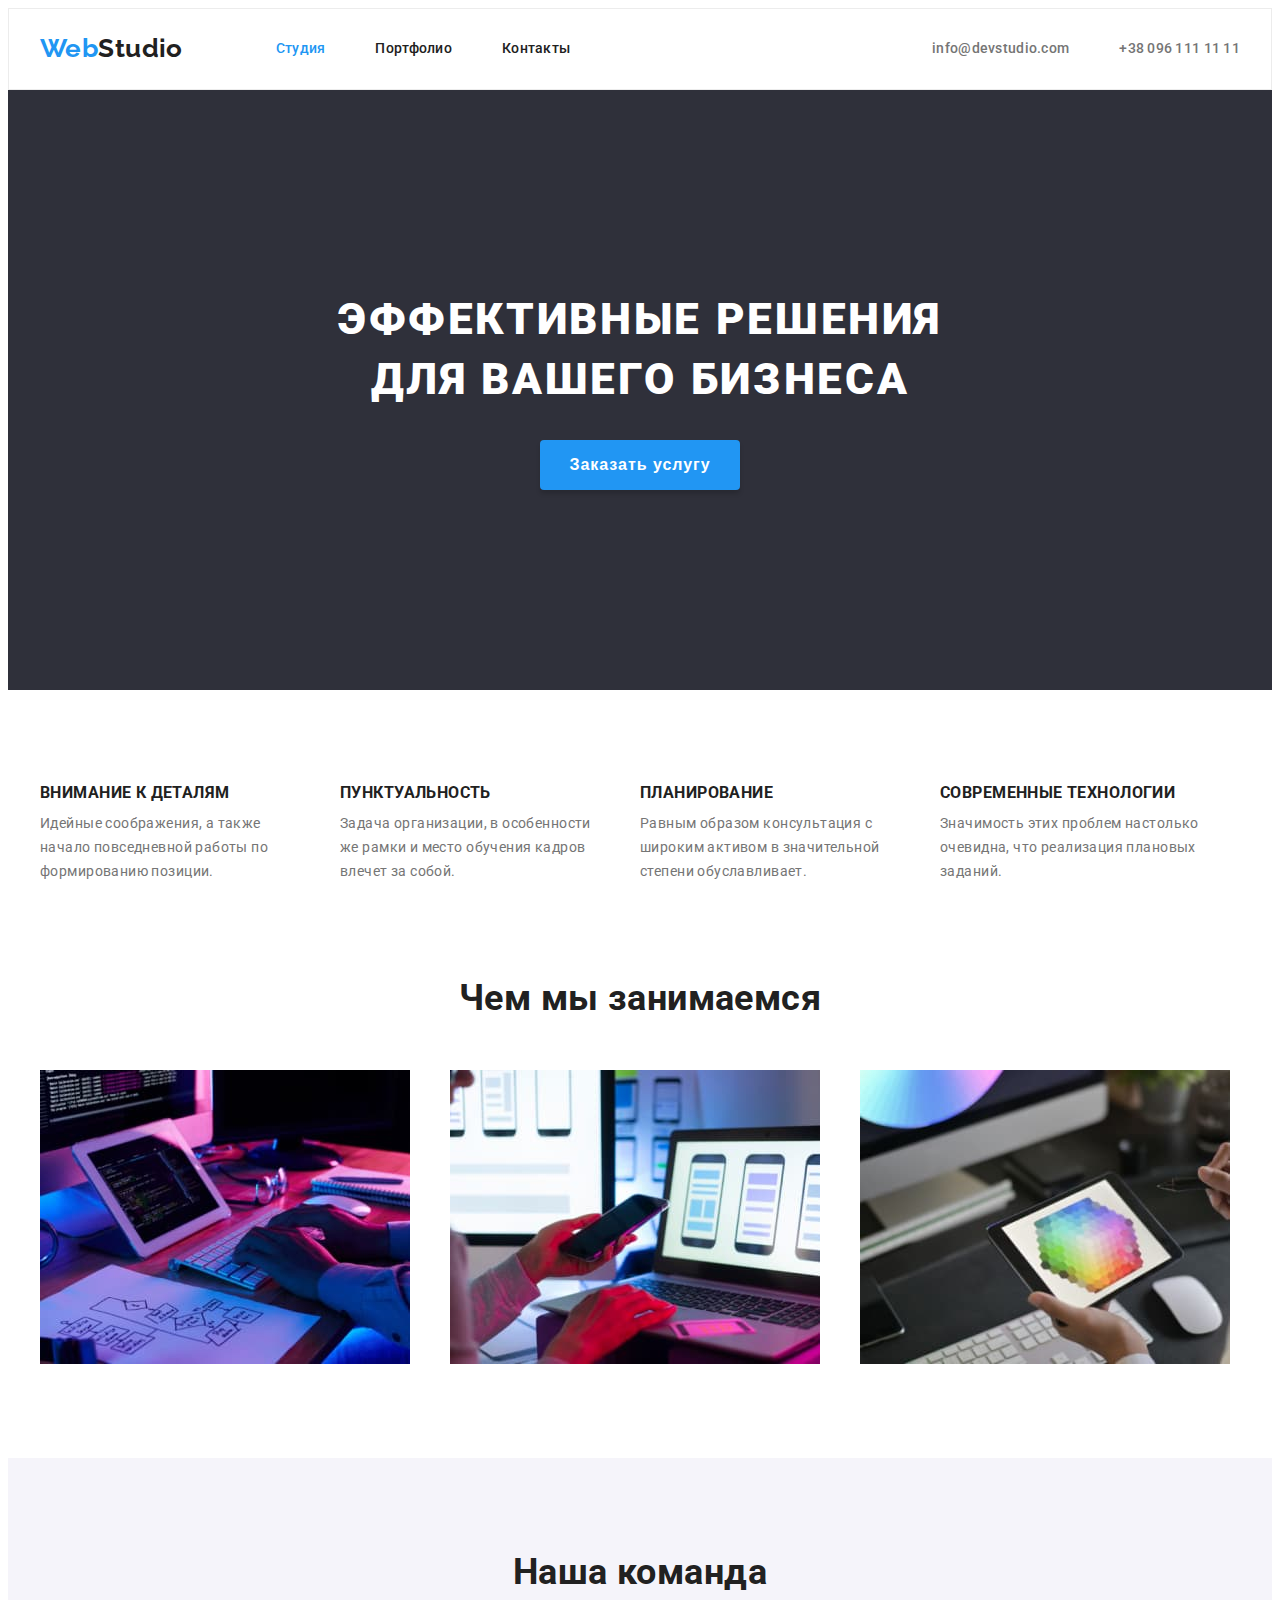
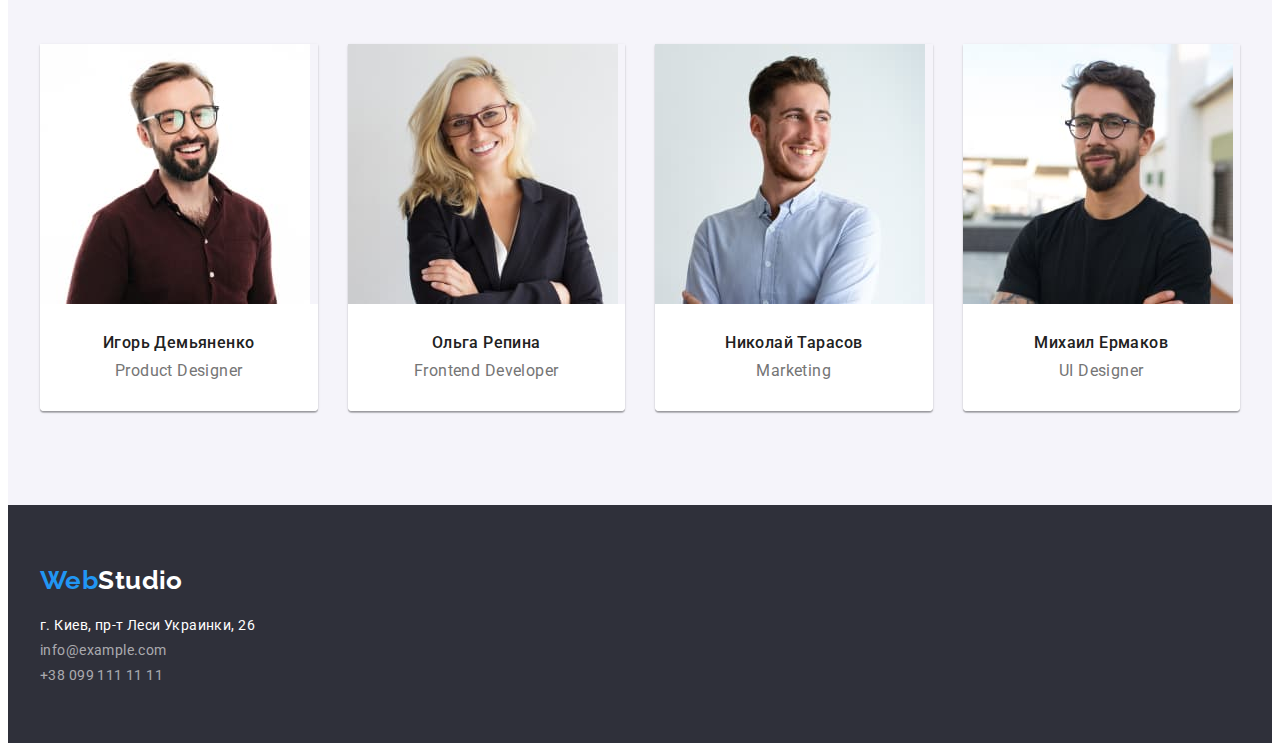
<file: index.html>
<!DOCTYPE html>
<html lang="ru">
<head>
    <meta charset="UTF-8">
    <meta http-equiv="X-UA-Compatible" content="IE=edge">
    <meta name="viewport" content="width=device-width, initial-scale=1.0">
    <title>Document</title>
    <link rel="stylesheet" href="https://cdnjs.cloudflare.com/ajax/libs/modern-normalize/1.1.0/modern-normalize.min.css" integrity="sha512-wpPYUAdjBVSE4KJnH1VR1HeZfpl1ub8YT/NKx4PuQ5NmX2tKuGu6U/JRp5y+Y8XG2tV+wKQpNHVUX03MfMFn9Q==" crossorigin="anonymous" referrerpolicy="no-referrer"/>
    <link href="https://fonts.googleapis.com/css2?family=Raleway:wght@700&family=Roboto:wght@400;500;700;900&display=swap" rel="stylesheet">
    <link rel="stylesheet" href="./css/styles.css">
</head>
<body>
    <header class="header">
        <div class="container header-container">
            <a href="./index.html" class="header-logo link">Web<span class="logotype">Studio</span></a>  
            <nav class="header-nav">
                <ul class="site-nav link">
                    <li class="header-item"> <a href="./index.html" class="link current">Студия</a> </li>           
                    <li class="header-item"> <a href="./portfolio.html" class="link">Портфолио</a> </li> 
                    <li class="header-item"> <a href="./contact.html" class="link">Контакты</a> </li> 
                </ul>
            </nav>    
                <ul class="auth-nav link">
                    <li class="auth-mail"> <a href="mailto:info@devstudio.com" class="link">info@devstudio.com</a> </li>           
                    <li class="auth-tel"> <a href="tel:+380961111111" class="link">+38 096 111 11 11</a> </li> 
                </ul> 
        </div>          
    </header>
    <main>
        <div>
            <section class="hero">
              <div class="container">
                <h1 class="hero-title">Эффективные решения для вашего бизнеса</h1>
                <button class="hero-button" type="button">Заказать услугу</button>
              </div>
            </section> 
        </div>
        <section class="section about">
            <div class="container">
                <h2 class="section-titl visually-hidden">Основа нашей работы</h2>
                <ul class="feature-list link">
                    <li class="feature-list-item">
                        <h3 class="section-title-item">Внимание к деталям</h3>
                        <p class="feature-text">
                            Идейные соображения, а также начало повседневной работы по формированию позиции.
                        </p>
                    </li>
                    <li class="feature-list-item">
                        <h3 class="section-title-item">Пунктуальность</h3>
                        <p class="feature-text">
                            Задача организации, в особенности же рамки и место обучения кадров влечет за собой.
                        </p>
                    </li>
                    <li class="feature-list-item">
                        <h3 class="section-title-item">Планирование</h3>
                        <p class="feature-text">
                            Равным образом консультация с широким активом в значительной степени обуславливает.
                        </p>
                    </li>
                    <li class="feature-list-item">
                        <h3 class="section-title-item">Современные технологии</h3>
                        <p class="feature-text">
                            Значимость этих проблем настолько очевидна, что реализация плановых заданий.
                        </p>
                    </li>
                </ul>
           </div>
        </section>
        <section class="section working">
            <div class="container work-container">
                <h2 class="section-title">Чем мы занимаемся</h2>
                <ul class="work-list link">
                    <li class="work-item"><img src="images/img1.jpg" alt="создание сайта" height="294" width="370"></li>
                    <li class="work-item"><img src="images/img2.jpg" alt="оптимизация" height="294" width="370"></li>
                    <li class="work-item"><img src="images/img3.jpg" alt="стилизация" height="294" width="370"></li>
                </ul>
            </div>
        </section>
        <section class="section team">
            <div class="container">
                <h2 class="section-title">Наша команда</h2>
                <ul class="team-list link">
                    <li class="item">
                            <img class="img-team" src="images/foto1.jpg" alt="Игорь Демьяненко" height="260" width="270">
                        <div class="team-face">    
                            <h3 class="list">Игорь Демьяненко</h3>
                            <p><span class="team-item" lang="en">Product Designer</span></p>
                        </div>
                    </li>

                    <li class="item">
                            <img class="img-team" src="images/foto2.jpg" alt="Ольга Репина" height="260" width="270">
                        <div class="team-face">    
                            <h3 class="list">Ольга Репина</h3>
                            <p><span class="team-item" lang="en">Frontend Developer</span></p>
                        </div>
                    </li>

                    <li class="item">                        
                            <img class="img-team" src="images/foto3.jpg" alt="Николай Тарасов" height="260" width="270">
                        <div class="team-face">    
                            <h3 class="list">Николай Тарасов</h3>
                            <p><span class="team-item" lang="en">Marketing</span></p>
                        </div>
                    </li>
                    
                    <li class="item">                        
                            <img class="img-team" src="images/foto4.jpg" alt="Михаил Ермаков" height="260" width="270">
                        <div class="team-face">    
                            <h3 class="list">Михаил Ермаков</h3>
                            <p><span class="team-item" lang="en">UI Designer</span></p>
                        </div>    
                    </li>
                </ul>
            </div>
        </section>
    </main>
    <footer class="footer">
        <div class="container">
        <a href="./index.html" class="footer-logo link">Web<span class="footer-logos">Studio</span></a>
        <address class="footer-address">
            <ul class="address link">
                <li class="item-linki"><a href="https://goo.gl/maps/Kvu597kS7xYAxemR6" rel="noopener noreferrer" class="item-linki">г. Киев, пр-т Леси Украинки, 26</a></li>
                <li class="footer-mail"><a href="mailto:info@example.com" class="footer-mail item-link">info@example.com</a></li>
                <li class="item-link"><a href="tel:+380991111111" class="item-link">+38 099 111 11 11</a></li>
            </ul>
        </address>
    </div>
    </footer>
</body>
</html>
</file>
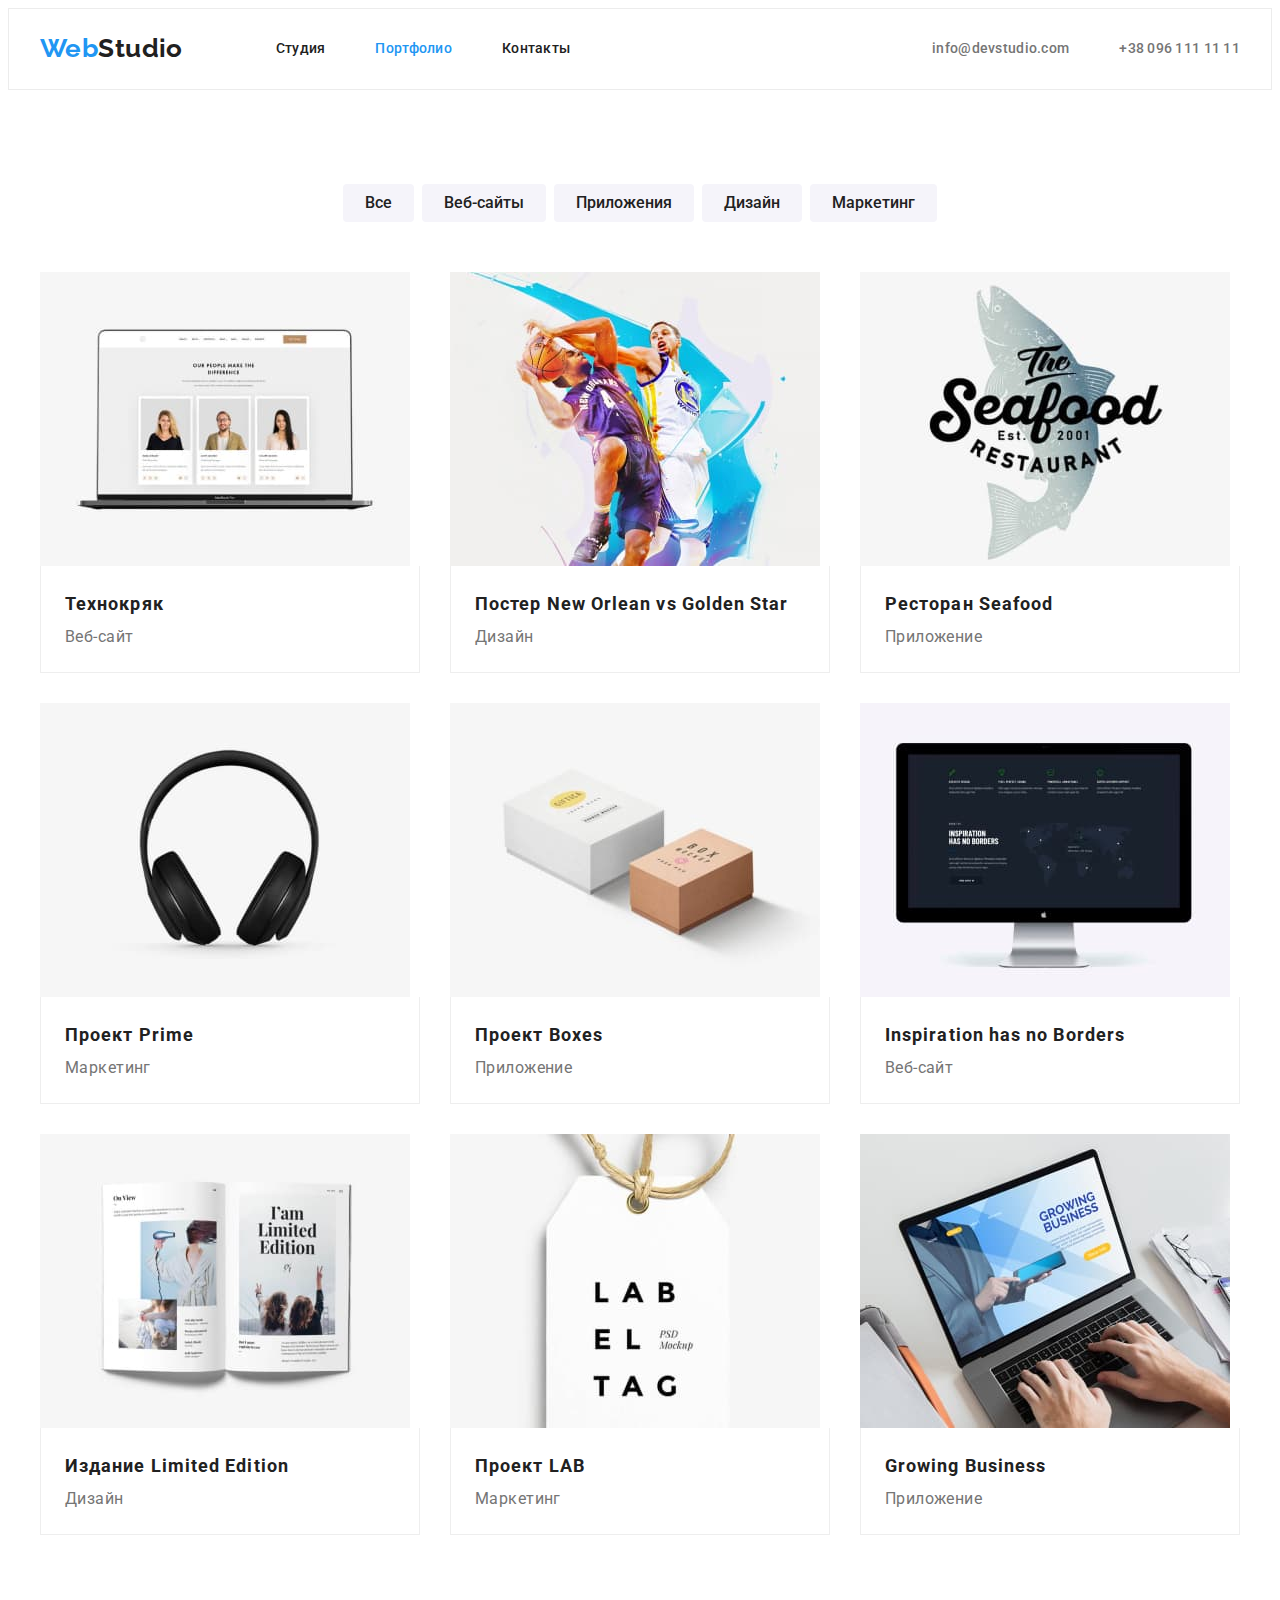
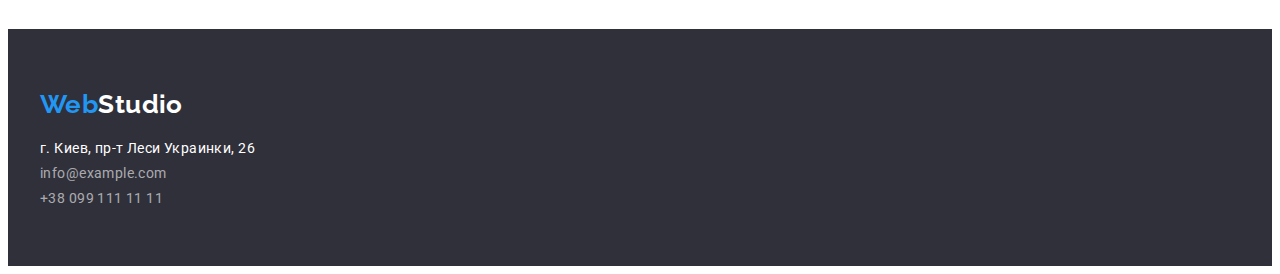
<file: portfolio.html>
<!DOCTYPE html>
<html lang="ru">
<head>
    <meta charset="UTF-8">
    <meta http-equiv="X-UA-Compatible" content="IE=edge">
    <meta name="viewport" content="width=device-width, initial-scale=1.0">
    <title>Document</title>
    <link rel="stylesheet" href="https://cdnjs.cloudflare.com/ajax/libs/modern-normalize/1.1.0/modern-normalize.min.css" integrity="sha512-wpPYUAdjBVSE4KJnH1VR1HeZfpl1ub8YT/NKx4PuQ5NmX2tKuGu6U/JRp5y+Y8XG2tV+wKQpNHVUX03MfMFn9Q==" crossorigin="anonymous" referrerpolicy="no-referrer"/>
    <link href="https://fonts.googleapis.com/css2?family=Raleway:wght@700&family=Roboto:wght@400;500;700;900&display=swap" rel="stylesheet">
    <link rel="stylesheet" href="./css/styles.css">
</head>
 <body>
    <header class="header">
        <div class="container header-container">
            <a href="./index.html" class="header-logo link">Web<span class="logotype">Studio</span></a>  
            <nav class="header-nav">
                <ul class="site-nav link">
                    <li class="header-item"> <a href="./index.html" class="link">Студия</a> </li>           
                    <li class="header-item"> <a href="./portfolio.html" class="link current">Портфолио</a> </li> 
                    <li class="header-item"> <a href="./contact.html" class="link">Контакты</a> </li> 
                </ul>
            </nav>    
                <ul class="auth-nav link">
                    <li class="auth-mail"> <a href="mailto:info@devstudio.com" class="link">info@devstudio.com</a> </li>           
                    <li class="auth-tel"> <a href="tel:+380961111111" class="link">+38 096 111 11 11</a> </li> 
                </ul> 
        </div>          
    </header>
    <main>
        <section class="portfolio container">
                <h1 class="portfol-heading visually-hidden">Portfolio</h1> 
                <ul class="link section-list">
                    <li class="portsection-item"><button class="portfolio-button" type="button">Все</button></li>
                    <li class="portsection-item"><button class="portfolio-button" type="button">Веб-сайты</button></li>
                    <li class="portsection-item"><button class="portfolio-button" type="button">Приложения</button></li>
                    <li class="portsection-item"><button class="portfolio-button" type="button">Дизайн</button></li>
                    <li class="portsection-item"><button class="portfolio-button" type="button">Маркетинг</button></li>
                </ul> 
            <ul class="portlist link">
                <li class="portfolio-list"> <a href="" class="portfolio-site">                                        
                            <img src="images/p-list.jpg" alt="список людей" height="294" width="370">
                            <div class="card-content">
                                <h2 class="portfolio-list-heading">Технокряк</h2>
                                <p class="portfolio-list-text">Веб-сайт</p>
                            </div>
                    </a>
                </li>

                <li class="portfolio-list"> <a href="" class="portfolio-site">
                        <img src="images/p-basketball.jpg" alt="баскетбол" height="294" width="370">
                        <div class="card-content">
                            <h2 class="portfolio-list-heading">Постер New Orlean vs Golden Star</h2>
                            <p class="portfolio-list-text">Дизайн</p>
                        </div>
                  </a>
                </li>

                <li class="portfolio-list"> <a href="" class="portfolio-site">                  
                        <img src="images/p-seafood.jpg" alt="ресторан" height="294" width="370">
                        <div class="card-content">
                            <h2 class="portfolio-list-heading">Ресторан Seafood</h2>
                            <p class="portfolio-list-text">Приложение</p>
                        </div>    
                  </a>
                </li>

                <li class="portfolio-list"> <a href="" class="portfolio-site">
                        <img src="images/p-project-prime.jpg" alt="наушники" height="294" width="370">
                        <div class="card-content">
                            <h2 class="portfolio-list-heading">Проект Prime</h2>
                            <p class="portfolio-list-text">Маркетинг</p>
                        </div>
                  </a>
                </li>

                <li class="portfolio-list"> <a href="" class="portfolio-site">
                        <img src="images/p-boxes.jpg" alt="две коробки" height="294" width="370">
                        <div class="card-content">
                            <h2 class="portfolio-list-heading">Проект Boxes</h2>
                            <p class="portfolio-list-text">Приложение</p>
                        </div>
                    </a>
                </li>

                <li class="portfolio-list"> <a href="" class="portfolio-site">
                        <img src="images/p-inspiration.jpg" alt="монитор" height="294" width="370">
                        <div class="card-content">
                            <h2 class="portfolio-list-heading">Inspiration has no Borders</h2>
                            <p class="portfolio-list-text">Веб-сайт</p>
                        </div>
                  </a>
                </li>

                <li class="portfolio-list"> <a href="" class="portfolio-site">
                        <img src="images/p-издание-Limited-Edition.jpg" alt="открытая книга" height="294" width="370">
                        <div class="card-content">
                            <h2 class="portfolio-list-heading">Издание Limited Edition</h2>
                            <p class="portfolio-list-text">Дизайн</p>
                        </div>
                  </a>
                </li> 

                <li class="portfolio-list"> <a href="" class="portfolio-site">
                        <img src="images/p-проект-LAB.jpg" alt="бирка на веревке" height="294" width="370">
                        <div class="card-content">
                            <h2 class="portfolio-list-heading">Проект LAB</h2>
                            <p class="portfolio-list-text">Маркетинг</p>
                        </div>
                  </a>
                </li>

                <li class="portfolio-list"> <a href="" class="portfolio-site">
                        <img src="images/p-growing-business.jpg" alt="ноутбук" height="294" width="370">
                        <div class="card-content">
                            <h2 class="portfolio-list-heading">Growing Business</h2>
                            <p class="portfolio-list-text">Приложение</p>
                        </div>
                  </a>
                </li>
            </ul>
        </section>
    </main>
    <footer class="footer">
        <div class="container">
        <a href="./index.html" class="footer-logo link">Web<span class="footer-logos">Studio</span></a>
        <address class="footer-address">
            <ul class="address link">
                <li class="item-linki"><a href="https://goo.gl/maps/Kvu597kS7xYAxemR6" rel="noopener noreferrer" class="item-linki">г. Киев, пр-т Леси Украинки, 26</a></li>
                <li class="footer-mail"><a href="mailto:info@example.com" class="footer-mail item-link">info@example.com</a></li>
                <li class="item-link"><a href="tel:+380991111111" class="item-link">+38 099 111 11 11</a></li>
            </ul>
        </address>
    </div>
    </footer>
 </body>
</html>
</file>
<file: css/styles.css>
/* all style */

:root {
    --primary-text-color:  #757575;
    --title-text-color: #212121;
    --accent-color: #2196F3;
    --primary-white-color: #FFFFFF;
    --background-color-hero: #2F303A;
    --color-footer-link: rgba(255, 255, 255, 0.6);
    --portfolio-btn-color: #F5F4FA;
}

.link,
.item-linki,
.item-link,
.portfolio-site {
 list-style: none;
 text-decoration: none;
 font-style: normal;
}

body {
    background-color: var(--primary-white-color);
    color: var(--primary-text-color);
    font-family: Roboto, sans-serif;
    font-size: 14px;
    letter-spacing: 0.03em;
}

p, h1, h2, h3, h4 {
    margin: 0;
}

ul {
    margin: 0;
    padding: 0;
}

img {
    display: block;
}

.visually-hidden {
    position: absolute;
    white-space: nowrap;
    width: 1px;
    height: 1px;
    overflow: hidden;
    border: 0;
    padding: 0;
    clip: rect(0 0 0 0);
    clip-path: inset(50%);
    margin: -1px;
  }

  .container {
      width: 1200px;
      padding-left: 15px;
      padding-right: 15px;
      margin: 0 auto;
  }

/* -----------------------HEADER------------------- */
.header {
    background-color: var(--primary-white-color);
    border: 1px solid #ECECEC;
}

.header-container {
    display: flex;
    align-items: center;
}

.header-logo {
    margin-right: 93px;
}
.header-logo,
.footer-logo {
    color: var(--accent-color);
    font-family: Raleway;
    font-weight: bold;
    font-size: 26px;
    line-height: 1.2;
    text-decoration: none;
}

.logotype {
    color: var(--title-text-color);
}

.header-item a,
.auth-mail a,
.auth-tel a {
    padding-top: 32px;
    padding-bottom: 32px;
    display: block;
}

.header-item:not(:last-child) {
    margin-right: 50px;
}

/* ---------site nav--------------- */

.site-nav, .auth-nav {
    font-family: inherit;
    font-weight: 500;
    line-height: 1.14;
    letter-spacing: 0.02em;
    display: flex;
}

.auth-nav {
    margin-left: auto;
}

.auth-mail {
    margin-right: 50px;
}

.site-nav .link {
    color: var(--title-text-color);
}

.site-nav .link.current {
    color: var(--accent-color);
}

.auth-nav .link {
    color: var(--primary-text-color);
}

.site-nav .link:hover, 
.site-nav .link:focus,
.auth-nav .link:hover,
.auth-nav .link:focus,
.item-linki:hover,
.item-linki:focus,
.item-link:hover,
.item-link:focus {
    color: var(--accent-color);
}

/* -------------------------main--------------------------------- */
.hero {
    background-color: var(--background-color-hero);
    padding-top: 200px;
    padding-bottom: 200px;
}

.hero-title {
    font-weight: 900;
    font-size: 44px;
    line-height: 1.36;
    text-align: center;
    letter-spacing: 0.06em;
    text-transform: uppercase;
    color: var(--primary-white-color);
    margin-bottom: 30px;
    max-width: 696px;
    margin-left: auto;
    margin-right: auto;
}

.hero-button {
    font-weight: bold;
    font-size: 16px;
    line-height: 1.875;
    display: flex;
    align-items: center;
    justify-content: center;
    letter-spacing: 0.06em;
    cursor: pointer;
    background-color: var(--accent-color);
    color: var(--primary-white-color);
    box-shadow: 0px 4px 4px rgba(0, 0, 0, 0.15);
    border-radius: 4px;
    margin-left: auto;
    margin-right: auto;
    width: 200px;
    height: 50px;
    border-color: transparent;
}

.feature-list .list {
    color: var(--title-text-color);
}

.feature-list {
    display: flex;
}

.work-list,
.team-list {
    display: flex;
    margin-left: -30px;
    margin-bottom: -30px;
}

.work-item {
    width: calc(100% / 3 - 30px);
    margin-left: 30px;
    margin-bottom: 30px;
}

.about {
    padding-top: 94px;
    padding-bottom: 94px;
}

.working {
    padding-top: 0;
    padding-bottom: 94px;
}

.team {
    padding-top: 94px;
    padding-bottom: 94px;
    background-color: var(--portfolio-btn-color);
}

.item {
    width: calc(100% / 3 - 30px);
    margin-left: 30px;
    margin-bottom: 30px;
    box-shadow: 0px 1px 3px rgba(0, 0, 0, 0.12),
                0px 1px 1px rgba(0, 0, 0, 0.14),
                0px 2px 1px rgba(0, 0, 0, 0.2);
    border-radius: 0px 0px 4px 4px;
}

.team-face {
    background: #FFFFFF;
    border-radius: 0px 0px 4px 4px;
    text-align: center;
    padding-top: 30px;
    padding-bottom: 30px;
}

/* Заголовки h2 */
.section-title {
    font-weight: bold;
    font-size: 36px;
    line-height: 1.16;
    text-align: center;
    margin-bottom: 50px;
    color: var(--title-text-color);
}

/* Заголовки h3 */
.section-title-item {
    font-weight: bold;
    line-height: 1.14;
    text-transform: uppercase;
    margin-bottom: 10px;
    color: var(--title-text-color);
}

.feature-list-item:not(:last-child) {
    margin-right: 30px;
}

.feature-text {
    line-height: 1.71;
    max-width: 270px;
}

.list {
    font-weight: 500;
    font-size: 16px;
    line-height: 1.18;
    margin-bottom: 10px;
    color: var(--title-text-color);
}

.team-item {
    font-size: 16px;
    line-height: 1.18;
    text-align: center;
    color: var(--primary-text-color);
}

/* -----------------------------footer-------------------------- */
.footer {
    padding-top: 60px;
    padding-bottom: 60px;
    background-color: var(--background-color-hero);
}

.footer-address {
    margin-top: 20px;
}

.item-linki {
    margin-bottom: 9px;
}

.footer-mail {
    margin-bottom: 9px;
}

.footer-logos,
.item-linki {
    color: var(--primary-white-color);
}
.item-link {
    color: var(--color-footer-link);
}


/* -------------------Стили для Portfolio------------------- */

.portfolio-button {
    display: inline-block;
    font-family: Roboto;
    font-weight: 500;
    font-size: 16px;
    line-height: 1.63;
    text-align: center;
    cursor: pointer;
    background-color: var(--portfolio-btn-color);
    color: var(--title-text-color);
    border-radius: 4px;
    border: none;
    padding: 6px 22px;
    min-width: 70px;
}

.portsection-item:not(:last-child) {
    margin-right: 8px;
}

.portfolio-button:hover,
.portfolio-button:focus {
    background-color: var(--accent-color);
    color: var(--primary-white-color);
    box-shadow: 0px 3px 1px rgba(0, 0, 0, 0.1),
                0px 1px 2px rgba(0, 0, 0, 0.08),
                0px 2px 2px rgba(0, 0, 0, 0.12);
}

.portfolio {
    padding-top: 94px;
    padding-bottom: 94px;
    background-color: var(--primary-white-color);
}

.portlist {
    display: flex;
    flex-wrap: wrap;
    margin-left: -30px;
    margin-bottom: -30px;
}

.portfolio-list {
    flex-basis: calc(100% / 3 - 30px);
    margin-left: 30px;
    margin-bottom: 30px;
}

.portfolio-list-heading {
    font-weight: bold;
    font-size: 18px;
    line-height: 2;
    letter-spacing: 0.06em;
    color: var(--title-text-color);
}

.portfolio-list-text {
    font-size: 16px;
    line-height: 1.87;
    color: var(--primary-text-color);

}

.card-content {
    padding: 20px 24px;
    border-right: 1px solid #EEEEEE;
    border-bottom: 1px solid #EEEEEE;
    border-left: 1px solid #EEEEEE;
    box-sizing: border-box;
}

.section-list {
    display: flex;
    justify-content: center;
    margin-bottom: 50px;
}
</file>
